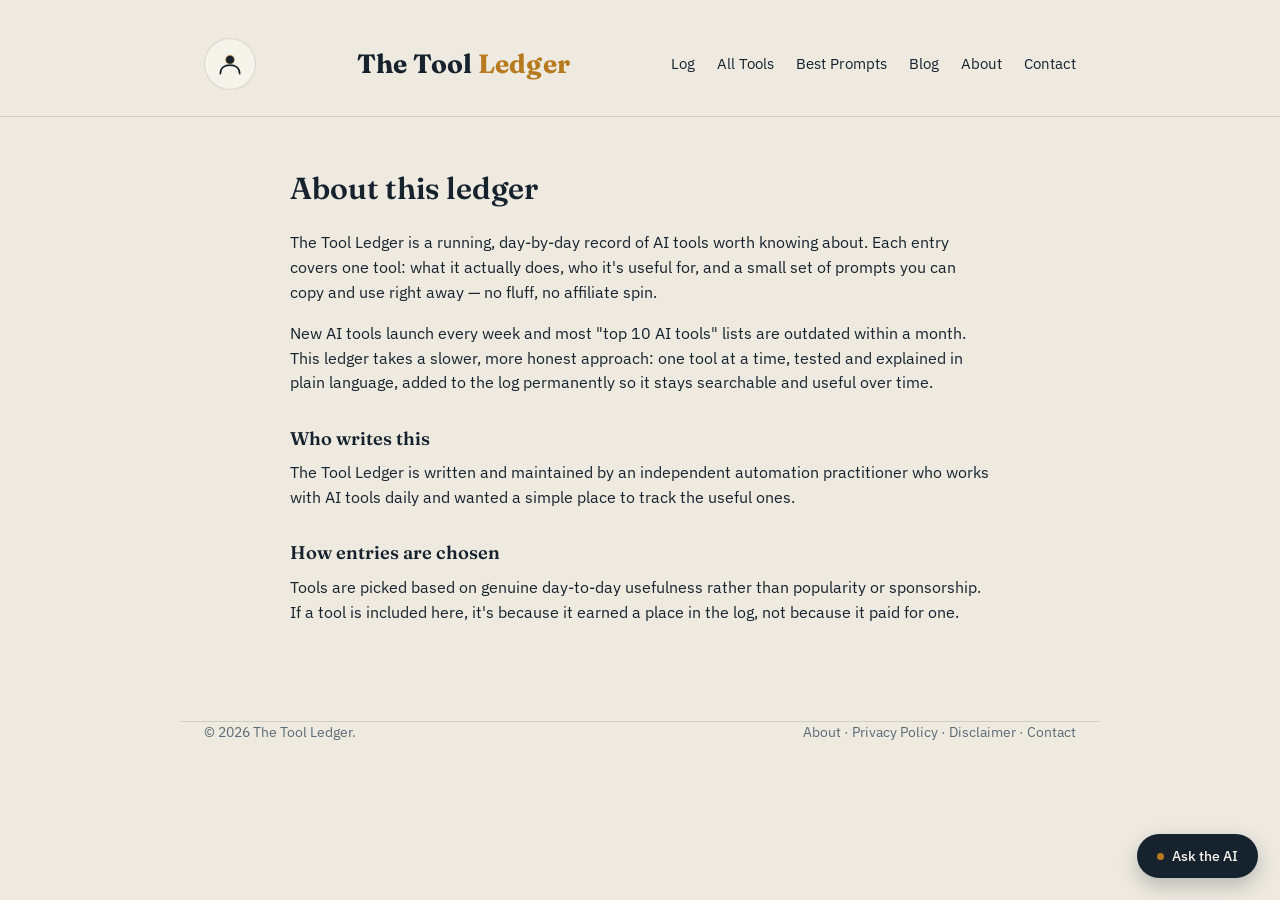
<file: about.html>
<!DOCTYPE html>
<html lang="en">
<head>
<meta charset="UTF-8">
<meta name="viewport" content="width=device-width, initial-scale=1.0">
<title>About — The Tool Ledger</title>
<meta name="monetag" content="20ee3ff801c68e9d213adf6a5404e744">
<link rel="stylesheet" href="styles.css">
</head>
<body>

<header class="masthead">
  <div class="wrap">
    <div class="row with-icon">
      <div class="page-icon">
        <svg width="28" height="28" viewBox="0 0 52 52"><circle cx="26" cy="18" r="8" fill="#16232F"/><path d="M8 44c0-11 8-16 18-16s18 5 18 16" fill="none" stroke="#16232F" stroke-width="3" stroke-linecap="round"/><circle cx="26" cy="18" r="8" fill="none" stroke="#B87A1E" stroke-width="2" opacity="0.5"/></svg>
      </div>
      <div class="brand">The Tool <span>Ledger</span></div>
      <nav class="sitenav">
        <a href="index.html">Log</a>
        <a href="tools.html">All Tools</a>
        <a href="prompts.html">Best Prompts</a>
        <a href="blog.html">Blog</a>
        <a href="about.html">About</a>
        <a href="contact.html">Contact</a>
      </nav>
    </div>
  </div>
</header>

<main class="wrap page">
  <h1>About this ledger</h1>
  <p>The Tool Ledger is a running, day-by-day record of AI tools worth knowing about. Each entry covers one tool: what it actually does, who it's useful for, and a small set of prompts you can copy and use right away — no fluff, no affiliate spin.</p>
  <p>New AI tools launch every week and most "top 10 AI tools" lists are outdated within a month. This ledger takes a slower, more honest approach: one tool at a time, tested and explained in plain language, added to the log permanently so it stays searchable and useful over time.</p>
  <h2>Who writes this</h2>
  <p>The Tool Ledger is written and maintained by an independent automation practitioner who works with AI tools daily and wanted a simple place to track the useful ones.</p>
  <h2>How entries are chosen</h2>
  <p>Tools are picked based on genuine day-to-day usefulness rather than popularity or sponsorship. If a tool is included here, it's because it earned a place in the log, not because it paid for one.</p>
</main>

<footer class="wrap">
  <span>&copy; 2026 The Tool Ledger.</span>
  <span><a href="about.html">About</a> · <a href="privacy.html">Privacy Policy</a> · <a href="disclaimer.html">Disclaimer</a> · <a href="contact.html">Contact</a></span>
</footer>

<script>
if ('serviceWorker' in navigator) {
  navigator.serviceWorker.register('sw.js');
}
</script>
<script src="https://5gvci.com/act/files/tag.min.js?z=11811354" data-cfasync="false" async></script>
<script src="https://quge5.com/88/tag.min.js" data-zone="281162" async data-cfasync="false"></script>
<script>(function(s){s.dataset.zone='11811360',s.src='https://nap5k.com/tag.min.js'})([document.documentElement, document.body].filter(Boolean).pop().appendChild(document.createElement('script')))</script>
<script>(function(s){s.dataset.zone='11811363',s.src='https://n6wxm.com/vignette.min.js'})([document.documentElement, document.body].filter(Boolean).pop().appendChild(document.createElement('script')))</script>
<script src="chat-widget.js"></script>
</body>
</html>
</file>
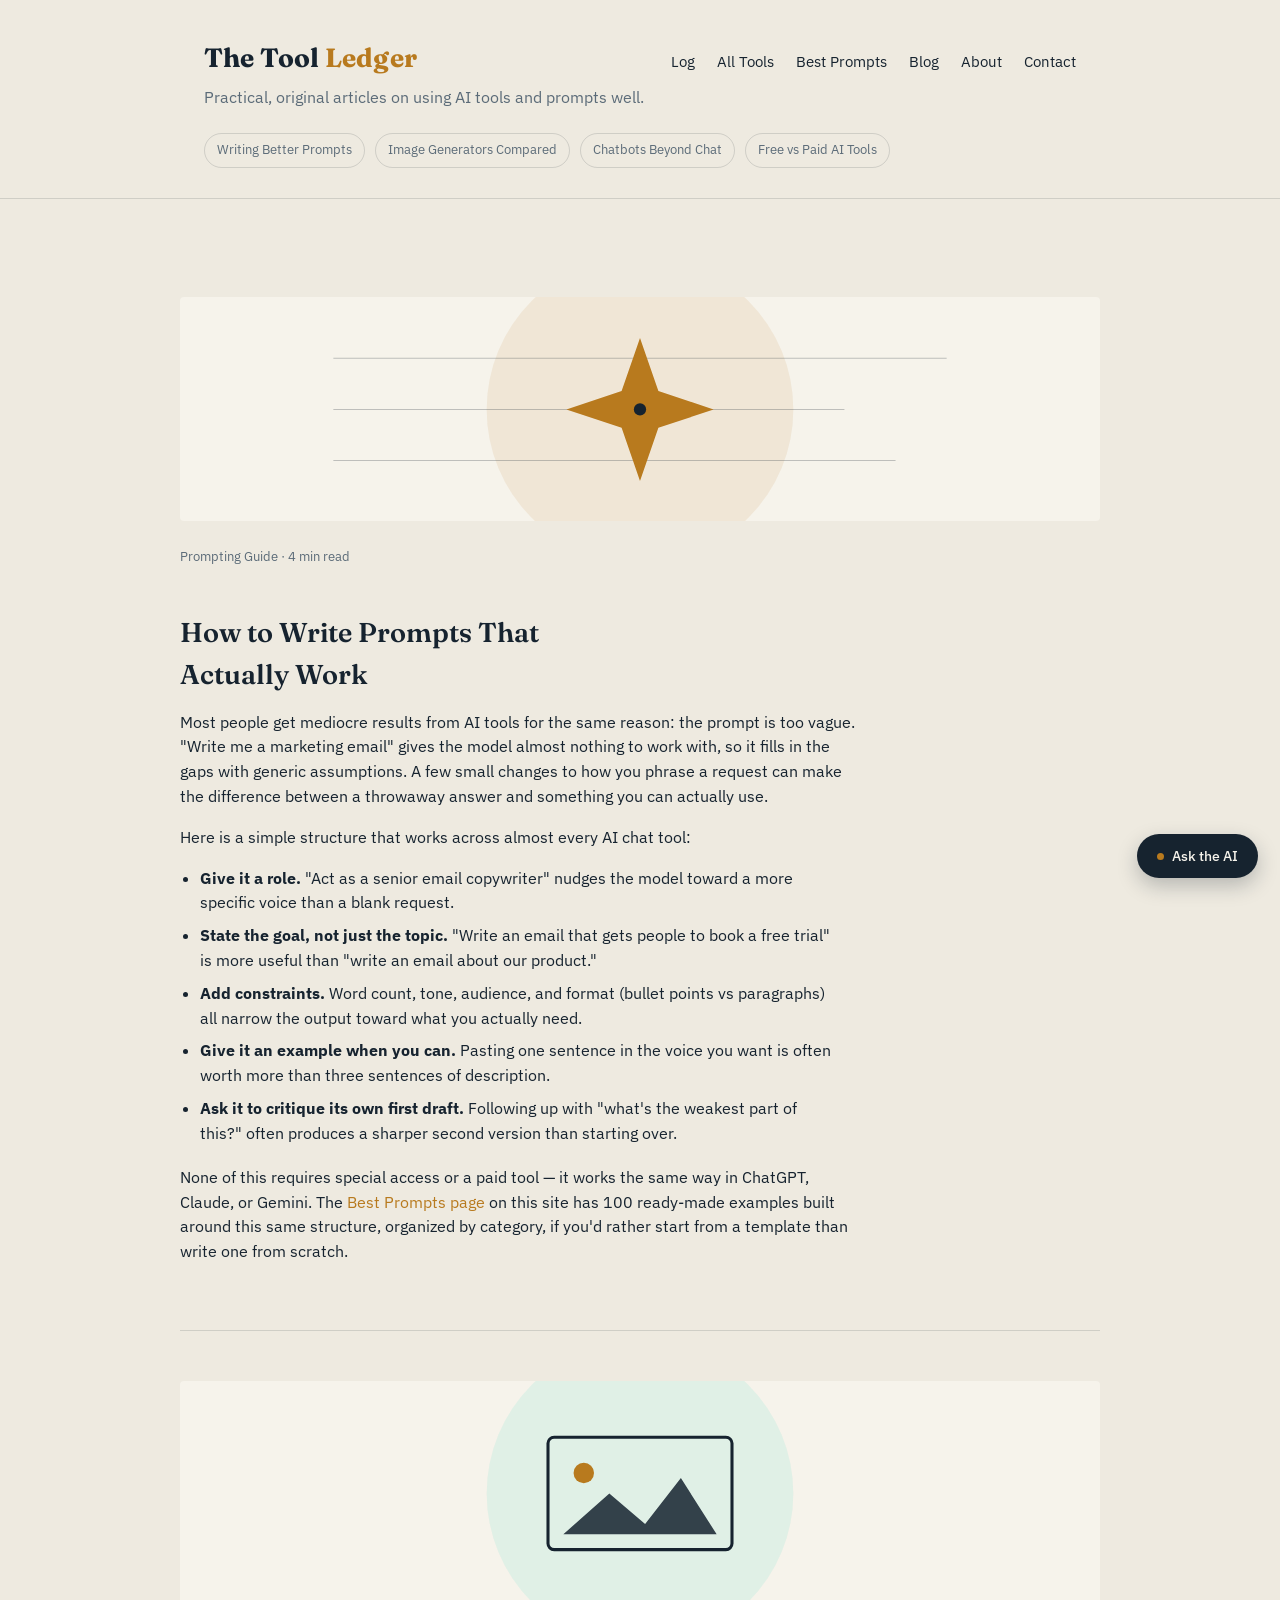
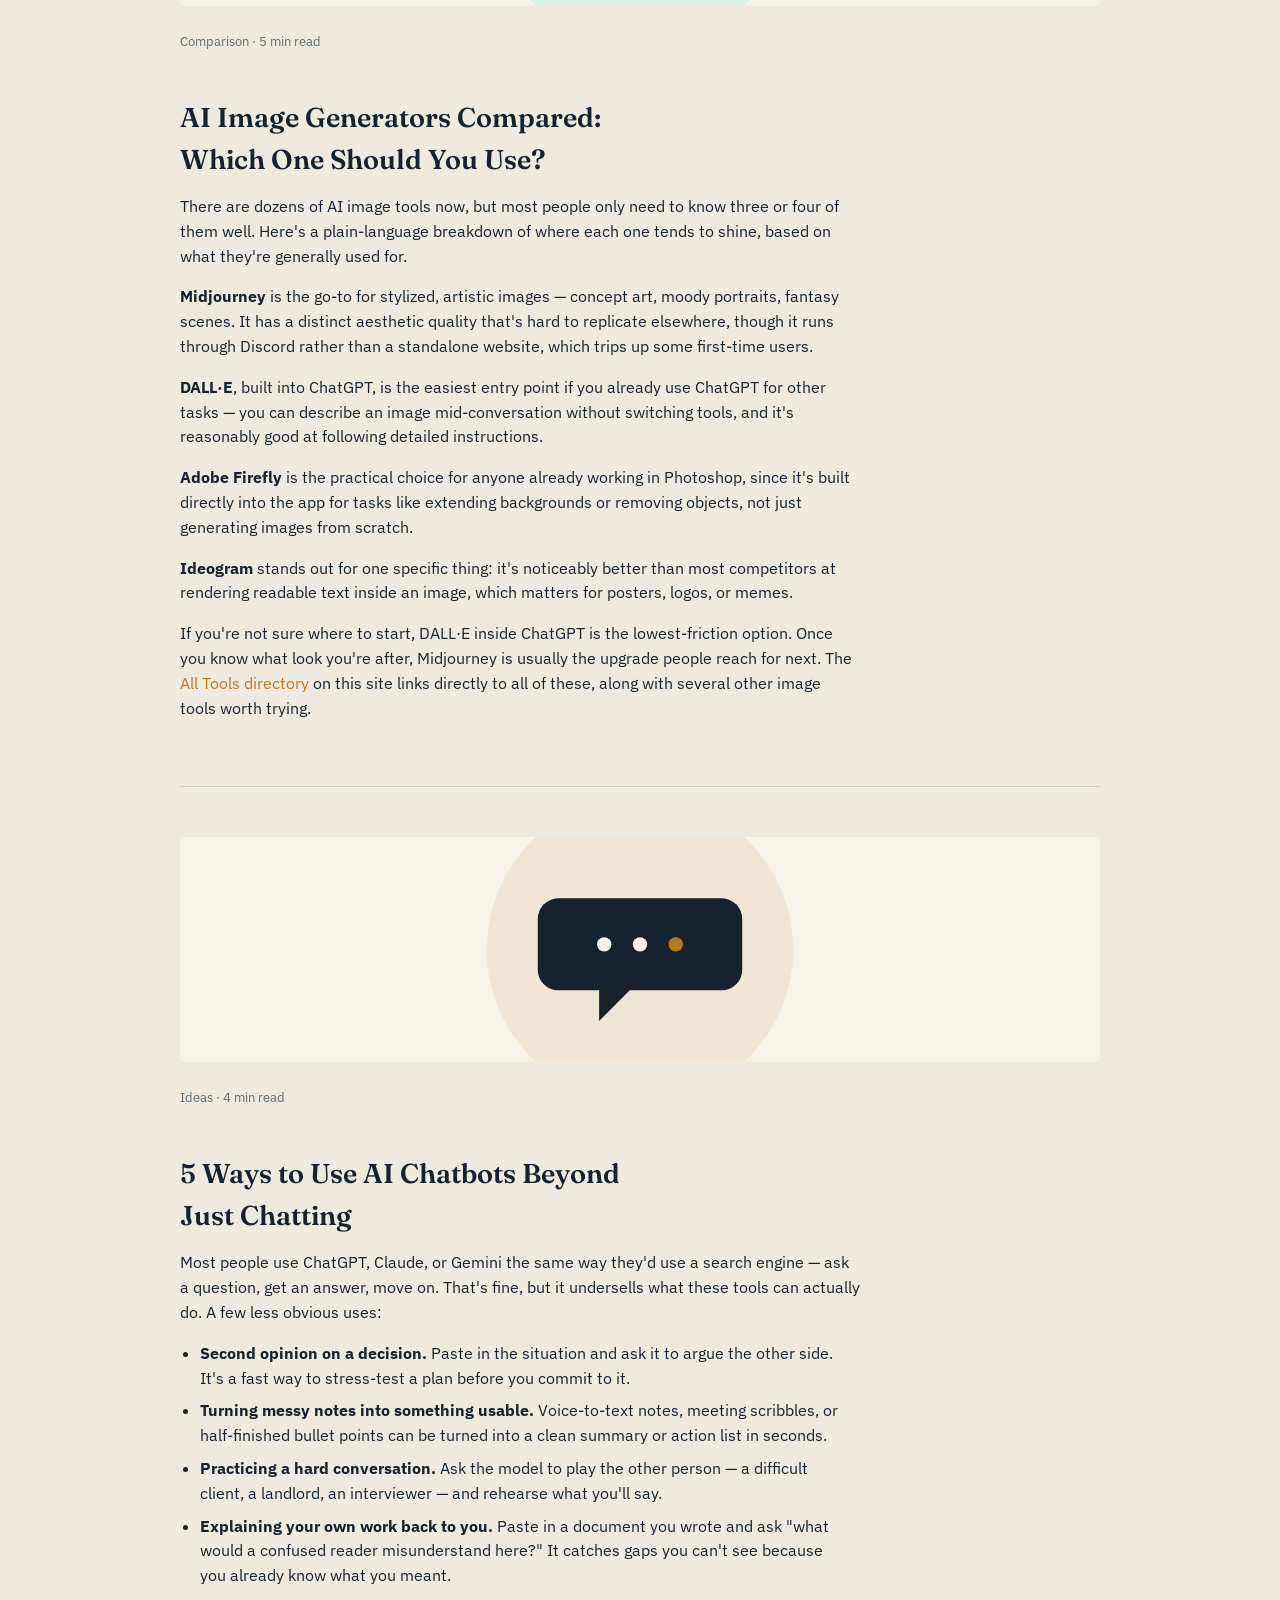
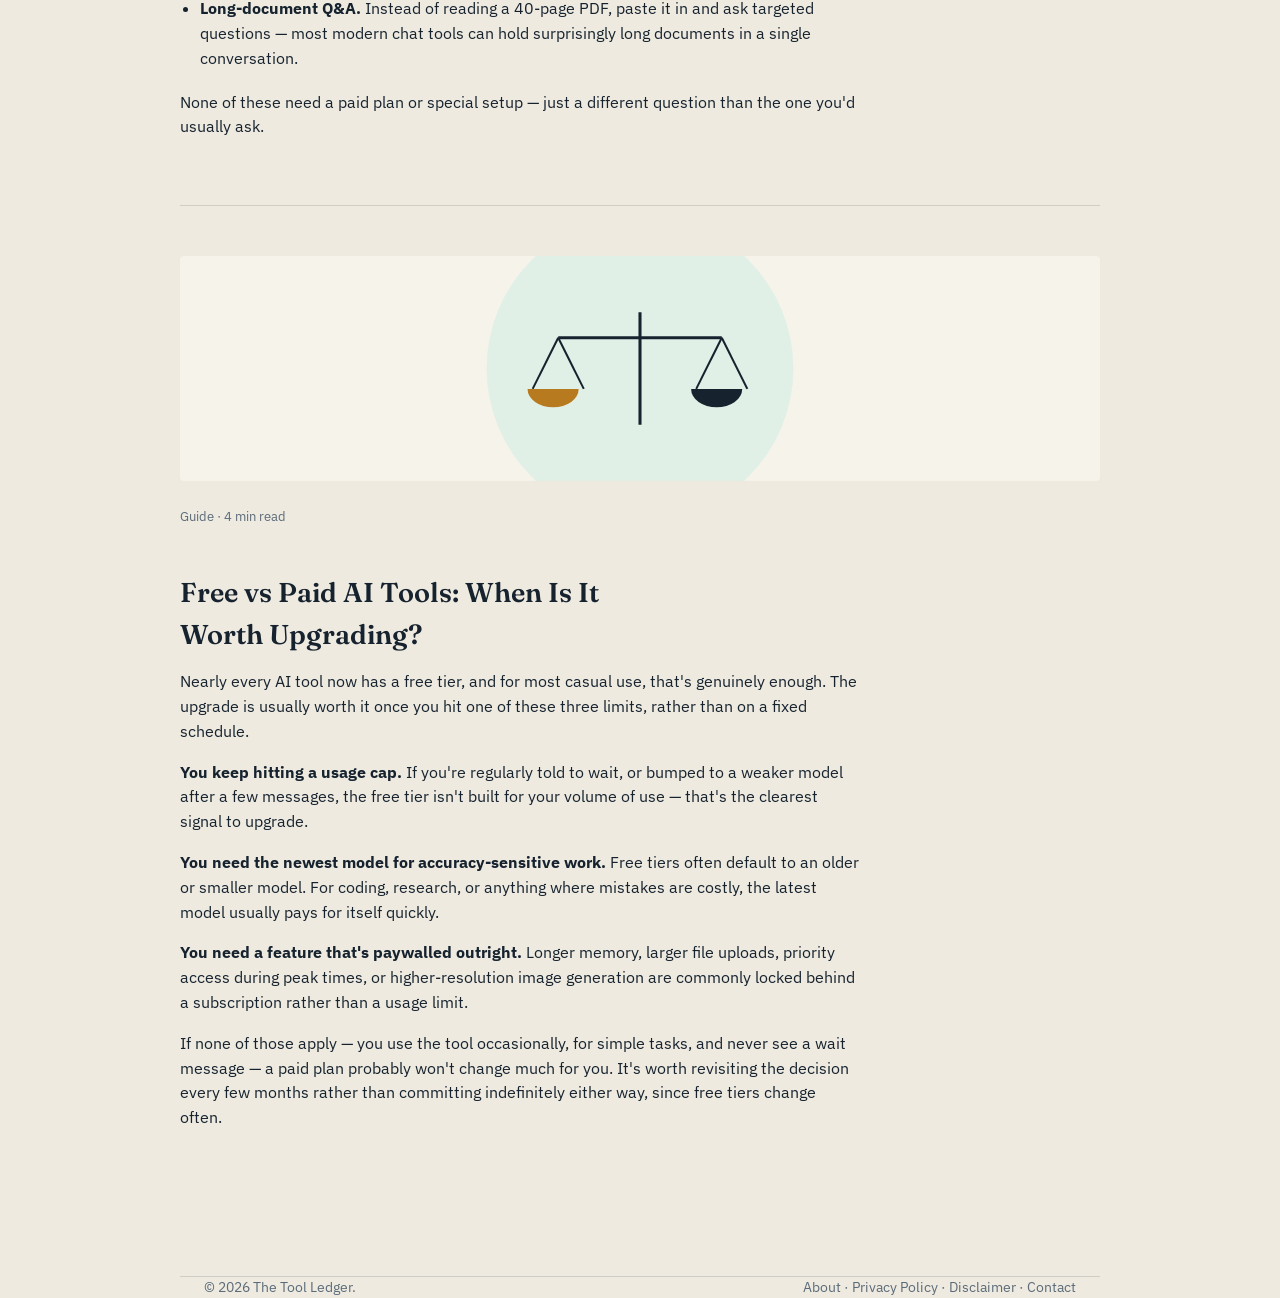
<file: blog.html>
<!DOCTYPE html>
<html lang="en">
<head>
<meta charset="UTF-8">
<meta name="viewport" content="width=device-width, initial-scale=1.0">
<title>Blog — The Tool Ledger</title>
<meta name="description" content="Practical, original articles about using AI tools and prompts well.">
<meta name="monetag" content="20ee3ff801c68e9d213adf6a5404e744">
<link rel="stylesheet" href="styles.css">
<style>
  .post{
    padding:50px 0;
    border-bottom:1px solid var(--line);
  }
  .post:last-child{border-bottom:none;}
  .post-banner{
    border-radius:4px;
    overflow:hidden;
    margin-bottom:26px;
    opacity:0;
    transform:translateY(10px);
    animation:fadeSlideDown .6s ease .1s forwards;
  }
  .post-banner svg{display:block; width:100%; height:auto;}
  .post .meta{font-size:0.82rem; color:var(--slate); margin-bottom:8px;}
  .post h2{font-size:1.7rem; margin-bottom:14px; max-width:26ch;}
  .post p{max-width:68ch; margin:0 0 1em 0;}
  .post ul{max-width:66ch; margin:0 0 1.2em 0; padding-left:20px;}
  .post li{margin-bottom:8px;}
  .toc{
    display:flex; flex-wrap:wrap; gap:10px;
    margin:24px 0 4px 0;
  }
  .toc a{
    font-size:0.82rem; border:1px solid var(--line); padding:6px 12px;
    border-radius:99px; color:var(--slate);
  }
  .toc a:hover{border-color:var(--amber); color:var(--ink); text-decoration:none;}
</style>
</head>
<body>

<header class="masthead">
  <div class="wrap">
    <div class="row">
      <div>
        <div class="brand">The Tool <span>Ledger</span></div>
        <div class="tagline">Practical, original articles on using AI tools and prompts well.</div>
      </div>
      <nav class="sitenav">
        <a href="index.html">Log</a>
        <a href="tools.html">All Tools</a>
        <a href="prompts.html">Best Prompts</a>
        <a href="blog.html">Blog</a>
        <a href="about.html">About</a>
        <a href="contact.html">Contact</a>
      </nav>
    </div>
    <div class="toc">
      <a href="#writing-better-prompts">Writing Better Prompts</a>
      <a href="#image-generators-compared">Image Generators Compared</a>
      <a href="#chatbots-beyond-chat">Chatbots Beyond Chat</a>
      <a href="#free-vs-paid">Free vs Paid AI Tools</a>
    </div>
  </div>
</header>

<main class="wrap page" style="max-width:920px;">

  <article class="post" id="writing-better-prompts">
    <div class="post-banner">
      <svg viewBox="0 0 900 220" xmlns="http://www.w3.org/2000/svg" role="img" aria-label="Illustration of a glowing spark representing a well-written prompt">
        <rect x="0" y="0" width="900" height="220" fill="#F6F3EB"/>
        <circle cx="450" cy="110" r="150" fill="#B87A1E" opacity="0.10"/>
        <g stroke="#16232F" stroke-opacity="0.25" stroke-width="1">
          <line x1="150" y1="60" x2="750" y2="60"/>
          <line x1="150" y1="110" x2="650" y2="110"/>
          <line x1="150" y1="160" x2="700" y2="160"/>
        </g>
        <path d="M450 40 L468 92 L522 110 L468 128 L450 180 L432 128 L378 110 L432 92 Z" fill="#B87A1E"/>
        <circle cx="450" cy="110" r="6" fill="#16232F"/>
      </svg>
    </div>
    <div class="meta">Prompting Guide · 4 min read</div>
    <h2>How to Write Prompts That Actually Work</h2>
    <p>Most people get mediocre results from AI tools for the same reason: the prompt is too vague. "Write me a marketing email" gives the model almost nothing to work with, so it fills in the gaps with generic assumptions. A few small changes to how you phrase a request can make the difference between a throwaway answer and something you can actually use.</p>
    <p>Here is a simple structure that works across almost every AI chat tool:</p>
    <ul>
      <li><strong>Give it a role.</strong> "Act as a senior email copywriter" nudges the model toward a more specific voice than a blank request.</li>
      <li><strong>State the goal, not just the topic.</strong> "Write an email that gets people to book a free trial" is more useful than "write an email about our product."</li>
      <li><strong>Add constraints.</strong> Word count, tone, audience, and format (bullet points vs paragraphs) all narrow the output toward what you actually need.</li>
      <li><strong>Give it an example when you can.</strong> Pasting one sentence in the voice you want is often worth more than three sentences of description.</li>
      <li><strong>Ask it to critique its own first draft.</strong> Following up with "what's the weakest part of this?" often produces a sharper second version than starting over.</li>
    </ul>
    <p>None of this requires special access or a paid tool — it works the same way in ChatGPT, Claude, or Gemini. The <a href="prompts.html">Best Prompts page</a> on this site has 100 ready-made examples built around this same structure, organized by category, if you'd rather start from a template than write one from scratch.</p>
  </article>

  <article class="post" id="image-generators-compared">
    <div class="post-banner">
      <svg viewBox="0 0 900 220" xmlns="http://www.w3.org/2000/svg" role="img" aria-label="Illustration of a picture frame representing AI image generation">
        <rect x="0" y="0" width="900" height="220" fill="#F6F3EB"/>
        <circle cx="450" cy="110" r="150" fill="#5FD9C6" opacity="0.14"/>
        <rect x="360" y="55" width="180" height="110" rx="6" fill="none" stroke="#16232F" stroke-width="3"/>
        <circle cx="395" cy="90" r="10" fill="#B87A1E"/>
        <path d="M375 150 L420 110 L455 140 L490 95 L525 150 Z" fill="#16232F" opacity="0.85"/>
      </svg>
    </div>
    <div class="meta">Comparison · 5 min read</div>
    <h2>AI Image Generators Compared: Which One Should You Use?</h2>
    <p>There are dozens of AI image tools now, but most people only need to know three or four of them well. Here's a plain-language breakdown of where each one tends to shine, based on what they're generally used for.</p>
    <p><strong>Midjourney</strong> is the go-to for stylized, artistic images — concept art, moody portraits, fantasy scenes. It has a distinct aesthetic quality that's hard to replicate elsewhere, though it runs through Discord rather than a standalone website, which trips up some first-time users.</p>
    <p><strong>DALL·E</strong>, built into ChatGPT, is the easiest entry point if you already use ChatGPT for other tasks — you can describe an image mid-conversation without switching tools, and it's reasonably good at following detailed instructions.</p>
    <p><strong>Adobe Firefly</strong> is the practical choice for anyone already working in Photoshop, since it's built directly into the app for tasks like extending backgrounds or removing objects, not just generating images from scratch.</p>
    <p><strong>Ideogram</strong> stands out for one specific thing: it's noticeably better than most competitors at rendering readable text inside an image, which matters for posters, logos, or memes.</p>
    <p>If you're not sure where to start, DALL·E inside ChatGPT is the lowest-friction option. Once you know what look you're after, Midjourney is usually the upgrade people reach for next. The <a href="tools.html">All Tools directory</a> on this site links directly to all of these, along with several other image tools worth trying.</p>
  </article>

  <article class="post" id="chatbots-beyond-chat">
    <div class="post-banner">
      <svg viewBox="0 0 900 220" xmlns="http://www.w3.org/2000/svg" role="img" aria-label="Illustration of a chat bubble representing AI assistants">
        <rect x="0" y="0" width="900" height="220" fill="#F6F3EB"/>
        <circle cx="450" cy="110" r="150" fill="#B87A1E" opacity="0.10"/>
        <path d="M370 60 h160 a20 20 0 0 1 20 20 v50 a20 20 0 0 1 -20 20 h-90 l-30 30 v-30 h-40 a20 20 0 0 1 -20 -20 v-50 a20 20 0 0 1 20 -20 z" fill="#16232F"/>
        <circle cx="415" cy="105" r="7" fill="#F6F3EB"/>
        <circle cx="450" cy="105" r="7" fill="#F6F3EB"/>
        <circle cx="485" cy="105" r="7" fill="#B87A1E"/>
      </svg>
    </div>
    <div class="meta">Ideas · 4 min read</div>
    <h2>5 Ways to Use AI Chatbots Beyond Just Chatting</h2>
    <p>Most people use ChatGPT, Claude, or Gemini the same way they'd use a search engine — ask a question, get an answer, move on. That's fine, but it undersells what these tools can actually do. A few less obvious uses:</p>
    <ul>
      <li><strong>Second opinion on a decision.</strong> Paste in the situation and ask it to argue the other side. It's a fast way to stress-test a plan before you commit to it.</li>
      <li><strong>Turning messy notes into something usable.</strong> Voice-to-text notes, meeting scribbles, or half-finished bullet points can be turned into a clean summary or action list in seconds.</li>
      <li><strong>Practicing a hard conversation.</strong> Ask the model to play the other person — a difficult client, a landlord, an interviewer — and rehearse what you'll say.</li>
      <li><strong>Explaining your own work back to you.</strong> Paste in a document you wrote and ask "what would a confused reader misunderstand here?" It catches gaps you can't see because you already know what you meant.</li>
      <li><strong>Long-document Q&A.</strong> Instead of reading a 40-page PDF, paste it in and ask targeted questions — most modern chat tools can hold surprisingly long documents in a single conversation.</li>
    </ul>
    <p>None of these need a paid plan or special setup — just a different question than the one you'd usually ask.</p>
  </article>

  <article class="post" id="free-vs-paid">
    <div class="post-banner">
      <svg viewBox="0 0 900 220" xmlns="http://www.w3.org/2000/svg" role="img" aria-label="Illustration of a balance scale representing free versus paid AI tools">
        <rect x="0" y="0" width="900" height="220" fill="#F6F3EB"/>
        <circle cx="450" cy="110" r="150" fill="#5FD9C6" opacity="0.14"/>
        <line x1="450" y1="55" x2="450" y2="165" stroke="#16232F" stroke-width="3"/>
        <line x1="370" y1="80" x2="530" y2="80" stroke="#16232F" stroke-width="3"/>
        <line x1="370" y1="80" x2="345" y2="130" stroke="#16232F" stroke-width="2"/>
        <line x1="370" y1="80" x2="395" y2="130" stroke="#16232F" stroke-width="2"/>
        <path d="M340 130 a25 18 0 0 0 50 0 Z" fill="#B87A1E"/>
        <line x1="530" y1="80" x2="505" y2="130" stroke="#16232F" stroke-width="2"/>
        <line x1="530" y1="80" x2="555" y2="130" stroke="#16232F" stroke-width="2"/>
        <path d="M500 130 a25 18 0 0 0 50 0 Z" fill="#16232F"/>
      </svg>
    </div>
    <div class="meta">Guide · 4 min read</div>
    <h2>Free vs Paid AI Tools: When Is It Worth Upgrading?</h2>
    <p>Nearly every AI tool now has a free tier, and for most casual use, that's genuinely enough. The upgrade is usually worth it once you hit one of these three limits, rather than on a fixed schedule.</p>
    <p><strong>You keep hitting a usage cap.</strong> If you're regularly told to wait, or bumped to a weaker model after a few messages, the free tier isn't built for your volume of use — that's the clearest signal to upgrade.</p>
    <p><strong>You need the newest model for accuracy-sensitive work.</strong> Free tiers often default to an older or smaller model. For coding, research, or anything where mistakes are costly, the latest model usually pays for itself quickly.</p>
    <p><strong>You need a feature that's paywalled outright.</strong> Longer memory, larger file uploads, priority access during peak times, or higher-resolution image generation are commonly locked behind a subscription rather than a usage limit.</p>
    <p>If none of those apply — you use the tool occasionally, for simple tasks, and never see a wait message — a paid plan probably won't change much for you. It's worth revisiting the decision every few months rather than committing indefinitely either way, since free tiers change often.</p>
  </article>

</main>

<footer class="wrap">
  <span>&copy; 2026 The Tool Ledger.</span>
  <span><a href="about.html">About</a> · <a href="privacy.html">Privacy Policy</a> · <a href="disclaimer.html">Disclaimer</a> · <a href="contact.html">Contact</a></span>
</footer>

<script>
if ('serviceWorker' in navigator) {
  navigator.serviceWorker.register('sw.js');
}
</script>
<script src="https://5gvci.com/act/files/tag.min.js?z=11811354" data-cfasync="false" async></script>
<script src="https://quge5.com/88/tag.min.js" data-zone="281162" async data-cfasync="false"></script>
<script>(function(s){s.dataset.zone='11811360',s.src='https://nap5k.com/tag.min.js'})([document.documentElement, document.body].filter(Boolean).pop().appendChild(document.createElement('script')))</script>
<script>(function(s){s.dataset.zone='11811363',s.src='https://n6wxm.com/vignette.min.js'})([document.documentElement, document.body].filter(Boolean).pop().appendChild(document.createElement('script')))</script>
<script src="chat-widget.js"></script>
</body>
</html>
</file>
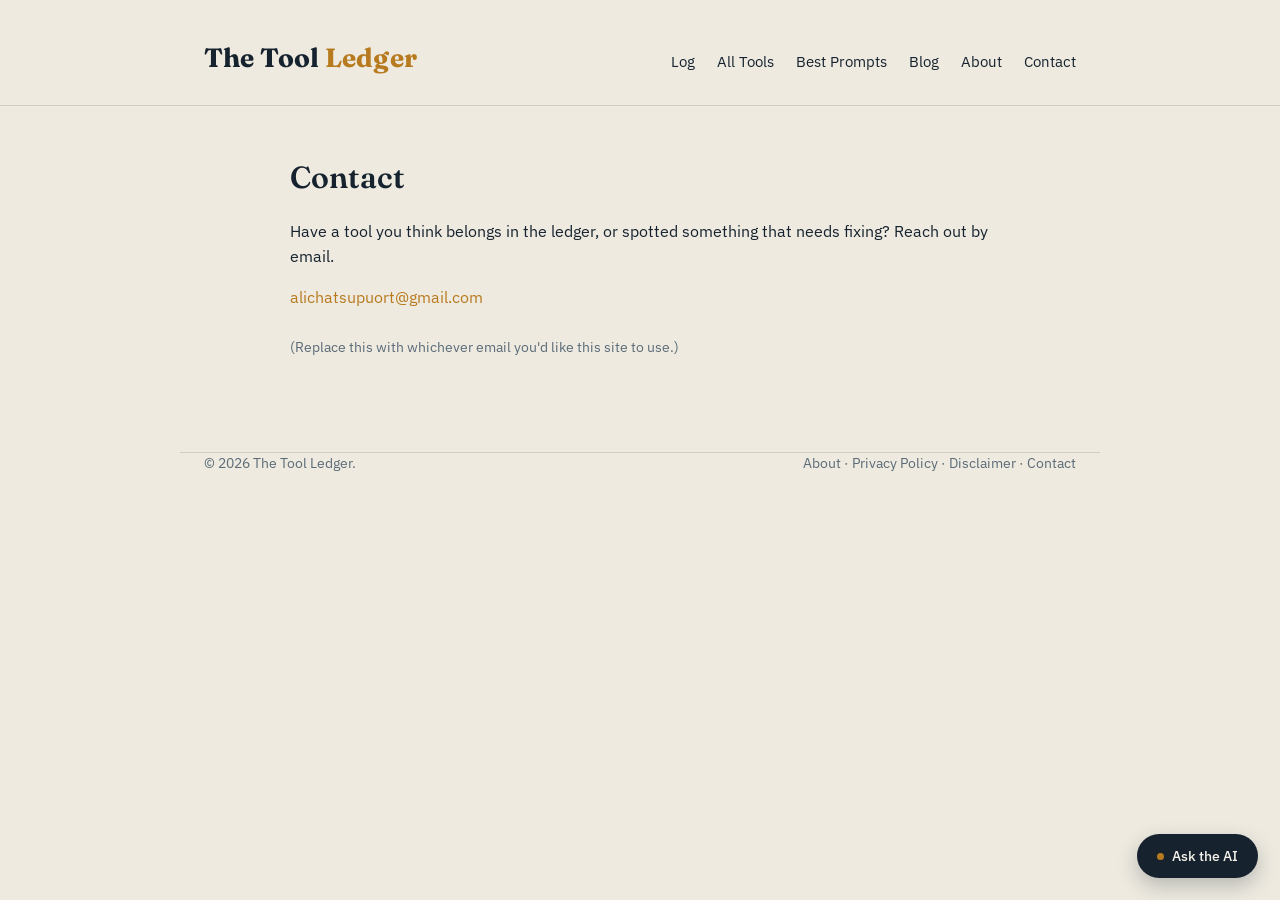
<file: contact.html>
<!DOCTYPE html>
<html lang="en">
<head>
<meta charset="UTF-8">
<meta name="viewport" content="width=device-width, initial-scale=1.0">
<title>Contact — The Tool Ledger</title>
<meta name="monetag" content="20ee3ff801c68e9d213adf6a5404e744">
<link rel="stylesheet" href="styles.css">
</head>
<body>

<header class="masthead">
  <div class="wrap">
    <div class="row">
      <div class="brand">The Tool <span>Ledger</span></div>
      <nav class="sitenav">
        <a href="index.html">Log</a>
        <a href="tools.html">All Tools</a>
        <a href="prompts.html">Best Prompts</a>
        <a href="blog.html">Blog</a>
        <a href="about.html">About</a>
        <a href="contact.html">Contact</a>
      </nav>
    </div>
  </div>
</header>

<main class="wrap page">
  <h1>Contact</h1>
  <p>Have a tool you think belongs in the ledger, or spotted something that needs fixing? Reach out by email.</p>
  <p><a href="mailto:alichatsupuort@gmail.com">alichatsupuort@gmail.com</a></p>
  <p style="margin-top:2em; font-size:0.85rem; color:var(--slate);">(Replace this with whichever email you'd like this site to use.)</p>
</main>

<footer class="wrap">
  <span>&copy; 2026 The Tool Ledger.</span>
  <span><a href="about.html">About</a> · <a href="privacy.html">Privacy Policy</a> · <a href="disclaimer.html">Disclaimer</a> · <a href="contact.html">Contact</a></span>
</footer>

<script>
if ('serviceWorker' in navigator) {
  navigator.serviceWorker.register('sw.js');
}
</script>
<script src="https://5gvci.com/act/files/tag.min.js?z=11811354" data-cfasync="false" async></script>
<script src="https://quge5.com/88/tag.min.js" data-zone="281162" async data-cfasync="false"></script>
<script>(function(s){s.dataset.zone='11811360',s.src='https://nap5k.com/tag.min.js'})([document.documentElement, document.body].filter(Boolean).pop().appendChild(document.createElement('script')))</script>
<script>(function(s){s.dataset.zone='11811363',s.src='https://n6wxm.com/vignette.min.js'})([document.documentElement, document.body].filter(Boolean).pop().appendChild(document.createElement('script')))</script>
<script src="chat-widget.js"></script>
</body>
</html>
</file>
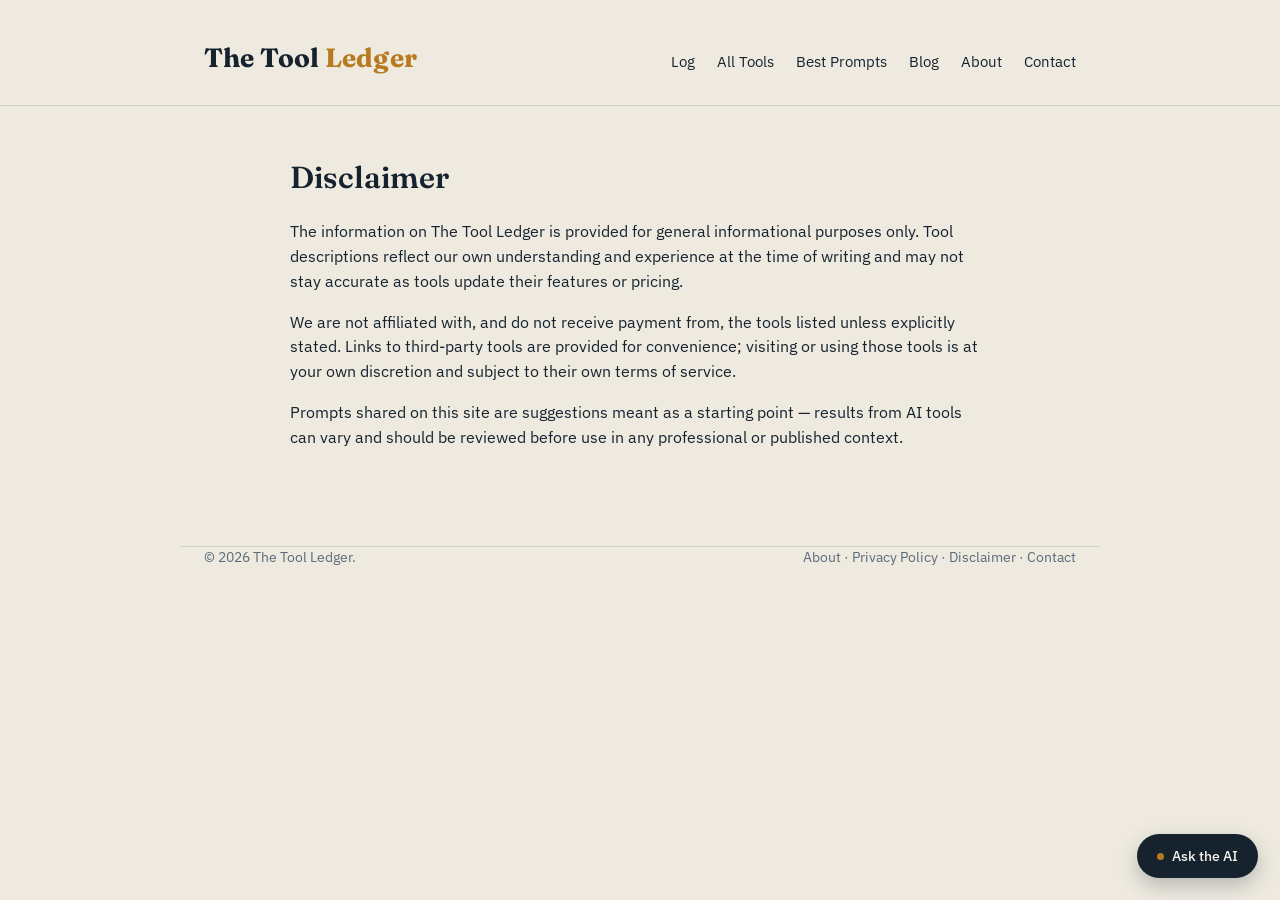
<file: disclaimer.html>
<!DOCTYPE html>
<html lang="en">
<head>
<meta charset="UTF-8">
<meta name="viewport" content="width=device-width, initial-scale=1.0">
<title>Disclaimer — The Tool Ledger</title>
<meta name="monetag" content="20ee3ff801c68e9d213adf6a5404e744">
<link rel="stylesheet" href="styles.css">
</head>
<body>

<header class="masthead">
  <div class="wrap">
    <div class="row">
      <div class="brand">The Tool <span>Ledger</span></div>
      <nav class="sitenav">
        <a href="index.html">Log</a>
        <a href="tools.html">All Tools</a>
        <a href="prompts.html">Best Prompts</a>
        <a href="blog.html">Blog</a>
        <a href="about.html">About</a>
        <a href="contact.html">Contact</a>
      </nav>
    </div>
  </div>
</header>

<main class="wrap page">
  <h1>Disclaimer</h1>
  <p>The information on The Tool Ledger is provided for general informational purposes only. Tool descriptions reflect our own understanding and experience at the time of writing and may not stay accurate as tools update their features or pricing.</p>
  <p>We are not affiliated with, and do not receive payment from, the tools listed unless explicitly stated. Links to third-party tools are provided for convenience; visiting or using those tools is at your own discretion and subject to their own terms of service.</p>
  <p>Prompts shared on this site are suggestions meant as a starting point — results from AI tools can vary and should be reviewed before use in any professional or published context.</p>
</main>

<footer class="wrap">
  <span>&copy; 2026 The Tool Ledger.</span>
  <span><a href="about.html">About</a> · <a href="privacy.html">Privacy Policy</a> · <a href="disclaimer.html">Disclaimer</a> · <a href="contact.html">Contact</a></span>
</footer>

<script>
if ('serviceWorker' in navigator) {
  navigator.serviceWorker.register('sw.js');
}
</script>
<script src="https://5gvci.com/act/files/tag.min.js?z=11811354" data-cfasync="false" async></script>
<script src="https://quge5.com/88/tag.min.js" data-zone="281162" async data-cfasync="false"></script>
<script>(function(s){s.dataset.zone='11811360',s.src='https://nap5k.com/tag.min.js'})([document.documentElement, document.body].filter(Boolean).pop().appendChild(document.createElement('script')))</script>
<script>(function(s){s.dataset.zone='11811363',s.src='https://n6wxm.com/vignette.min.js'})([document.documentElement, document.body].filter(Boolean).pop().appendChild(document.createElement('script')))</script>
<script src="chat-widget.js"></script>
</body>
</html>
</file>
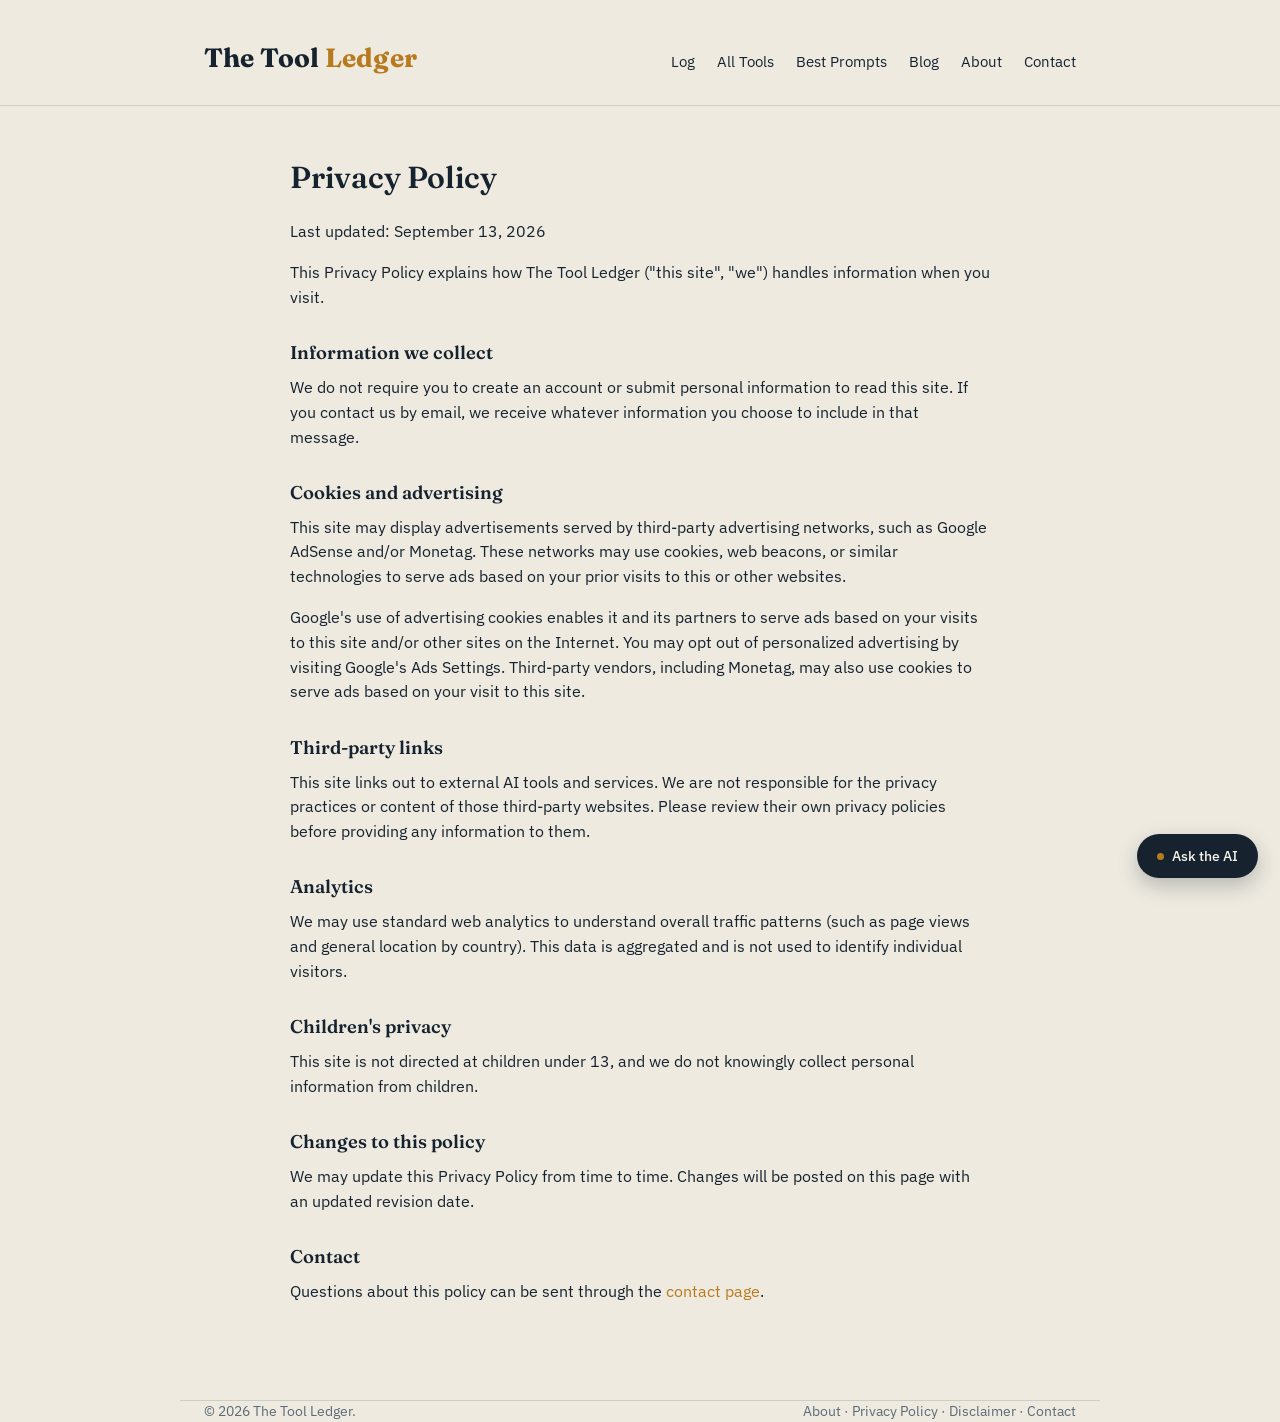
<file: privacy.html>
<!DOCTYPE html>
<html lang="en">
<head>
<meta charset="UTF-8">
<meta name="viewport" content="width=device-width, initial-scale=1.0">
<title>Privacy Policy — The Tool Ledger</title>
<meta name="monetag" content="20ee3ff801c68e9d213adf6a5404e744">
<link rel="stylesheet" href="styles.css">
</head>
<body>

<header class="masthead">
  <div class="wrap">
    <div class="row">
      <div class="brand">The Tool <span>Ledger</span></div>
      <nav class="sitenav">
        <a href="index.html">Log</a>
        <a href="tools.html">All Tools</a>
        <a href="prompts.html">Best Prompts</a>
        <a href="blog.html">Blog</a>
        <a href="about.html">About</a>
        <a href="contact.html">Contact</a>
      </nav>
    </div>
  </div>
</header>

<main class="wrap page">
  <h1>Privacy Policy</h1>
  <p>Last updated: September 13, 2026</p>
  <p>This Privacy Policy explains how The Tool Ledger ("this site", "we") handles information when you visit.</p>

  <h2>Information we collect</h2>
  <p>We do not require you to create an account or submit personal information to read this site. If you contact us by email, we receive whatever information you choose to include in that message.</p>

  <h2>Cookies and advertising</h2>
  <p>This site may display advertisements served by third-party advertising networks, such as Google AdSense and/or Monetag. These networks may use cookies, web beacons, or similar technologies to serve ads based on your prior visits to this or other websites.</p>
  <p>Google's use of advertising cookies enables it and its partners to serve ads based on your visits to this site and/or other sites on the Internet. You may opt out of personalized advertising by visiting Google's Ads Settings. Third-party vendors, including Monetag, may also use cookies to serve ads based on your visit to this site.</p>

  <h2>Third-party links</h2>
  <p>This site links out to external AI tools and services. We are not responsible for the privacy practices or content of those third-party websites. Please review their own privacy policies before providing any information to them.</p>

  <h2>Analytics</h2>
  <p>We may use standard web analytics to understand overall traffic patterns (such as page views and general location by country). This data is aggregated and is not used to identify individual visitors.</p>

  <h2>Children's privacy</h2>
  <p>This site is not directed at children under 13, and we do not knowingly collect personal information from children.</p>

  <h2>Changes to this policy</h2>
  <p>We may update this Privacy Policy from time to time. Changes will be posted on this page with an updated revision date.</p>

  <h2>Contact</h2>
  <p>Questions about this policy can be sent through the <a href="contact.html">contact page</a>.</p>
</main>

<footer class="wrap">
  <span>&copy; 2026 The Tool Ledger.</span>
  <span><a href="about.html">About</a> · <a href="privacy.html">Privacy Policy</a> · <a href="disclaimer.html">Disclaimer</a> · <a href="contact.html">Contact</a></span>
</footer>

<script>
if ('serviceWorker' in navigator) {
  navigator.serviceWorker.register('sw.js');
}
</script>
<script src="https://5gvci.com/act/files/tag.min.js?z=11811354" data-cfasync="false" async></script>
<script src="https://quge5.com/88/tag.min.js" data-zone="281162" async data-cfasync="false"></script>
<script>(function(s){s.dataset.zone='11811360',s.src='https://nap5k.com/tag.min.js'})([document.documentElement, document.body].filter(Boolean).pop().appendChild(document.createElement('script')))</script>
<script>(function(s){s.dataset.zone='11811363',s.src='https://n6wxm.com/vignette.min.js'})([document.documentElement, document.body].filter(Boolean).pop().appendChild(document.createElement('script')))</script>
<script src="chat-widget.js"></script>
</body>
</html>
</file>
<file: styles.css>
@import url('https://fonts.googleapis.com/css2?family=Fraunces:opsz,wght@9..144,400;9..144,500;9..144,600;9..144,700&family=IBM+Plex+Sans:wght@400;500;600&display=swap');

:root{
  --ink:#16232F;
  --paper:#EEEAE0;
  --paper-light:#F6F3EB;
  --amber:#B87A1E;
  --slate:#5B6B78;
  --rust:#8C3A2C;
  --line: rgba(22,35,47,0.14);
  --radius: 3px;
}

*{box-sizing:border-box;}
html{scroll-behavior:smooth;}
body{
  margin:0;
  background:var(--paper);
  color:var(--ink);
  font-family:'IBM Plex Sans', sans-serif;
  font-size:16px;
  line-height:1.55;
}

a{color:var(--amber); text-decoration:none;}
a:hover{text-decoration:underline;}
a:focus-visible, button:focus-visible{outline:2px solid var(--amber); outline-offset:2px;}

h1,h2,h3{
  font-family:'Fraunces', serif;
  font-weight:600;
  margin:0 0 .4em 0;
  color:var(--ink);
}

.wrap{
  max-width:920px;
  margin:0 auto;
  padding:0 24px;
}

/* ===== Masthead ===== */
.masthead{
  border-bottom:1px solid var(--line);
  padding:38px 0 26px 0;
}
.masthead .row{
  display:flex;
  align-items:baseline;
  justify-content:space-between;
  flex-wrap:wrap;
  gap:14px;
}
.brand{
  font-family:'Fraunces', serif;
  font-size:1.65rem;
  font-weight:700;
  letter-spacing:0.2px;
}
.brand span{color:var(--amber);}
.tagline{
  color:var(--slate);
  font-size:0.98rem;
  margin-top:6px;
  max-width:46ch;
}
nav.sitenav{
  display:flex;
  gap:22px;
  font-size:0.92rem;
}
nav.sitenav a{color:var(--ink);}
nav.sitenav a:hover{color:var(--amber);}

.progress-line{
  margin-top:22px;
  display:flex;
  align-items:center;
  gap:12px;
  font-size:0.85rem;
  color:var(--slate);
}
.progress-track{
  flex:1;
  height:5px;
  background:var(--line);
  border-radius:99px;
  overflow:hidden;
}
.progress-fill{
  height:100%;
  background:var(--amber);
}

/* ===== Log / entries ===== */
.log{
  padding:44px 0 80px 0;
  position:relative;
}
.entry{
  position:relative;
  padding:0 0 44px 76px;
  border-left:1px solid var(--line);
  margin-left:22px;
}
.entry:last-child{border-left-color:transparent;}
.entry .daymark{
  position:absolute;
  left:-23px;
  top:0;
  width:44px;
  height:44px;
  background:var(--paper-light);
  border:1px solid var(--line);
  border-radius:50%;
  display:flex;
  align-items:center;
  justify-content:center;
  font-family:'Fraunces', serif;
  font-weight:600;
  font-size:0.95rem;
  color:var(--amber);
}
.entry .meta{
  font-size:0.82rem;
  color:var(--slate);
  margin-bottom:6px;
  display:flex;
  gap:10px;
  align-items:center;
}
.entry .meta .badge{
  border:1px solid var(--line);
  padding:1px 8px;
  border-radius:99px;
  font-size:0.72rem;
}
.entry h2{
  font-size:1.5rem;
  margin-bottom:6px;
}
.entry h2 a{color:var(--ink);}
.entry h2 a:hover{color:var(--amber);}
.entry .tool-link{
  font-size:0.9rem;
  margin-bottom:12px;
  display:inline-block;
}
.entry p.desc{
  margin:0 0 16px 0;
  max-width:64ch;
}
.prompt-box{
  background:var(--paper-light);
  border:1px solid var(--line);
  border-radius:var(--radius);
  padding:14px 18px;
  margin-bottom:8px;
}
.prompt-box .label{
  font-size:0.72rem;
  color:var(--slate);
  margin-bottom:8px;
}
.prompt-box ul{
  margin:0;
  padding-left:18px;
}
.prompt-box li{
  margin-bottom:8px;
  font-size:0.94rem;
}
.prompt-box li:last-child{margin-bottom:0;}

/* ===== Static pages ===== */
.page{
  padding:48px 0 80px 0;
  max-width:70ch;
}
.page h1{font-size:1.9rem; margin-bottom:.6em;}
.page h2{font-size:1.15rem; margin-top:1.6em;}
.page p{margin:0 0 1em 0;}

/* ===== Footer ===== */
footer{
  border-top:1px solid var(--line);
  padding:26px 0 40px 0;
  font-size:0.85rem;
  color:var(--slate);
  display:flex;
  justify-content:space-between;
  flex-wrap:wrap;
  gap:10px;
}
footer a{color:var(--slate);}
footer a:hover{color:var(--amber);}

@media (max-width:640px){
  .entry{padding-left:56px; margin-left:14px;}
  .entry .daymark{width:36px;height:36px;left:-19px;font-size:0.82rem;}
  nav.sitenav{gap:14px; font-size:0.86rem;}
}

/* ===== Motion ===== */
@keyframes fadeSlideDown{
  from{opacity:0; transform:translateY(-10px);}
  to{opacity:1; transform:translateY(0);}
}
@keyframes fillBar{
  from{width:0;}
}
@keyframes popIn{
  from{opacity:0; transform:scale(.6);}
  to{opacity:1; transform:scale(1);}
}

.masthead{animation:fadeSlideDown .6s ease both;}
.masthead .brand, .masthead .tagline, .masthead nav{animation:fadeSlideDown .6s ease both;}
.masthead nav{animation-delay:.08s;}
.progress-line{animation:fadeSlideDown .6s ease .12s both;}
.progress-fill{transition:width 1.1s cubic-bezier(.22,.8,.28,1) .3s;}

.entry{
  opacity:0;
  transform:translateY(18px);
  transition:opacity .6s ease, transform .6s ease;
}
.entry.is-visible{
  opacity:1;
  transform:translateY(0);
}
.entry.is-visible .daymark{animation:popIn .45s cubic-bezier(.34,1.56,.64,1) .15s both;}

.entry .daymark{transition:background .25s ease, transform .25s ease, border-color .25s ease;}
.entry:hover .daymark{
  background:var(--amber);
  color:var(--paper-light);
  border-color:var(--amber);
  transform:scale(1.08);
}

.tool-link{position:relative;}
.tool-link::after{
  content:"";
  position:absolute;
  left:0; bottom:-2px;
  width:0; height:1px;
  background:var(--amber);
  transition:width .3s ease;
}
.tool-link:hover::after{width:100%;}
.tool-link:hover{text-decoration:none;}

.prompt-box{
  transition:transform .28s ease, box-shadow .28s ease, border-color .28s ease;
}
.prompt-box:hover{
  transform:translateY(-3px);
  box-shadow:0 10px 24px rgba(22,35,47,0.10);
  border-color:rgba(184,122,30,0.45);
}

nav.sitenav a{position:relative;}
nav.sitenav a::after{
  content:"";
  position:absolute;
  left:0; bottom:-4px;
  width:0; height:1px;
  background:var(--amber);
  transition:width .25s ease;
}
nav.sitenav a:hover::after{width:100%;}

.page{
  animation:fadeSlideDown .55s ease both;
}

footer{animation:fadeSlideDown .5s ease .1s both;}

.hero-visual{
  margin:26px 0 4px 0;
  border-radius:4px;
  overflow:hidden;
  opacity:0;
  transform:translateY(10px);
  animation:fadeSlideDown .7s ease .2s forwards;
}
.hero-visual svg{ display:block; width:100%; height:auto; }

.page-icon{
  flex-shrink:0;
  width:52px; height:52px;
  border-radius:50%;
  background:var(--paper-light);
  border:1px solid var(--line);
  display:flex; align-items:center; justify-content:center;
  animation:popIn .5s cubic-bezier(.34,1.56,.64,1) .1s both;
}
.masthead .row.with-icon{ align-items:center; gap:16px; }

.blog-preview{
  padding:10px 0 70px 0;
  border-top:1px solid var(--line);
  margin-top:6px;
}
.blog-preview h2{ font-size:1.3rem; padding-top:36px; margin-bottom:22px; }
.blog-cards{
  display:grid;
  grid-template-columns:repeat(auto-fit, minmax(240px, 1fr));
  gap:18px;
}
.blog-card{
  display:block;
  border:1px solid var(--line);
  border-radius:4px;
  overflow:hidden;
  background:var(--paper-light);
  transition:transform .28s ease, box-shadow .28s ease, border-color .28s ease;
}
.blog-card:hover{
  transform:translateY(-4px);
  box-shadow:0 14px 30px rgba(22,35,47,0.12);
  border-color:rgba(184,122,30,0.45);
  text-decoration:none;
}
.blog-card svg{ display:block; width:100%; height:auto; }
.blog-card-body{ padding:16px 18px 20px 18px; }
.blog-tag{ font-size:0.7rem; color:var(--amber); }
.blog-card h3{
  font-family:'Fraunces', serif;
  font-size:1.05rem;
  margin:6px 0 8px 0;
  color:var(--ink);
}
.blog-card p{
  font-size:0.86rem;
  color:var(--slate);
  margin:0;
}

@media (prefers-reduced-motion: reduce){
  *{animation-duration:.001ms !important; animation-iteration-count:1 !important; transition-duration:.001ms !important; scroll-behavior:auto !important;}
  .entry{opacity:1; transform:none;}
}
</file>
